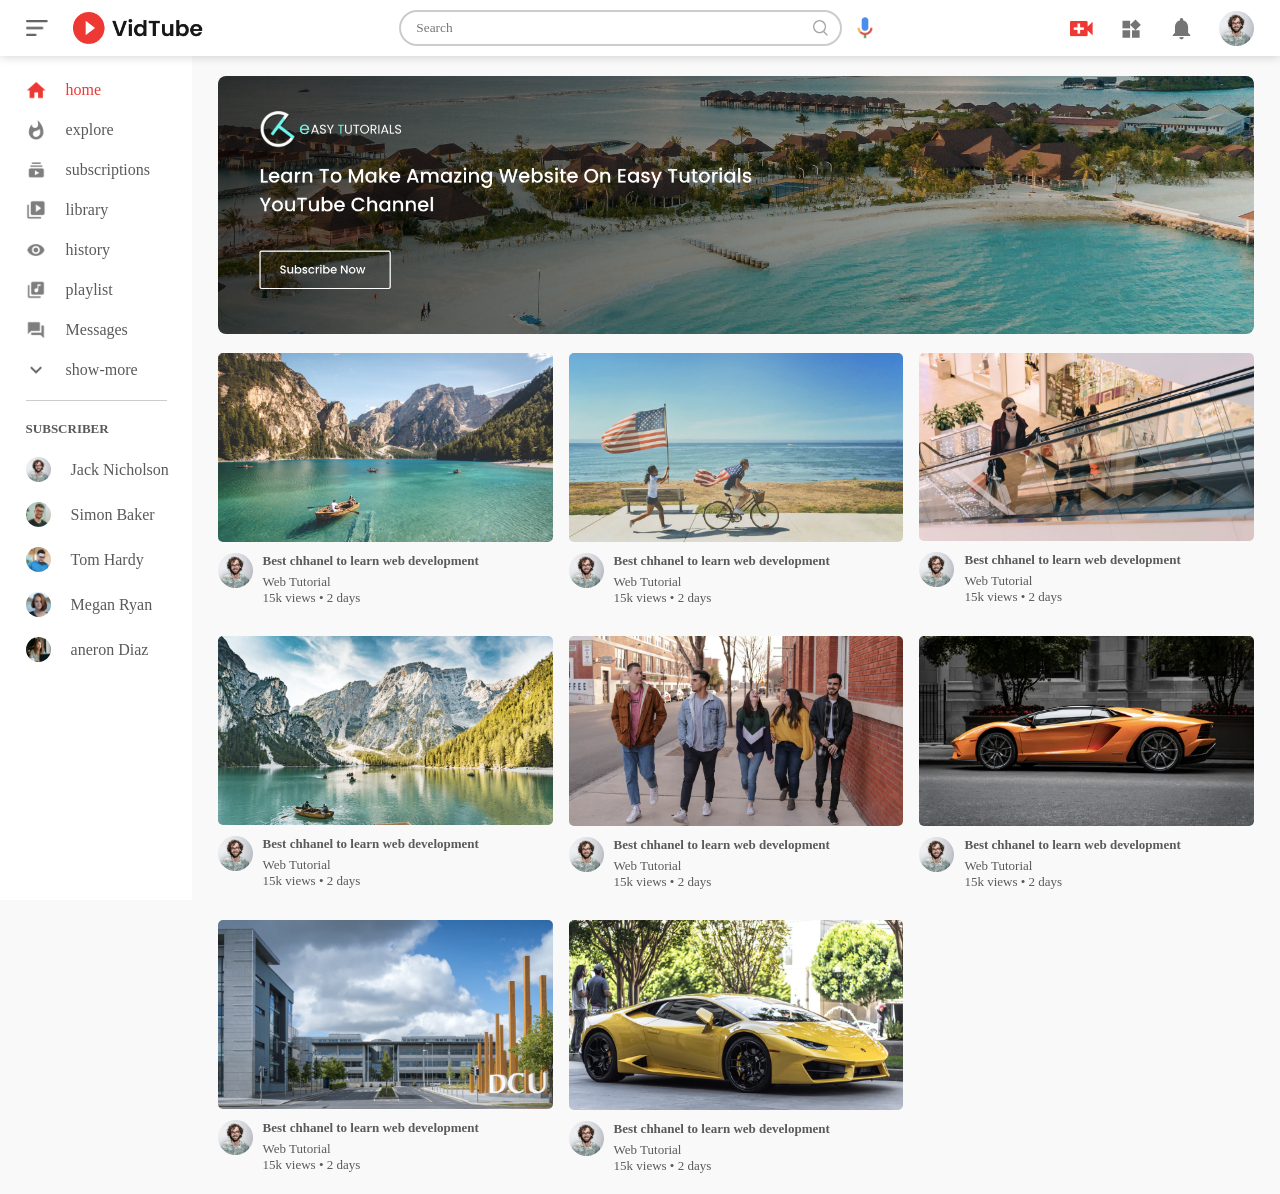
<file: index.html>
<!DOCTYPE html>
<html lang="en">
<head>
    <meta charset="UTF-8">
    <meta name="viewport" content="width=device-width, initial-scale=1.0">
    <title>MyTube</title>
    <link rel="stylesheet" href="style.css">
</head>
<body>
      <nav class="flex-div">
        <div class="nav-left flex-div">
            <img src="images/menu.png" class="menu-icon">
            <img src="images/logo.png" class="logo">
        </div>
        <div class="nav-middle flex-div"> 
            <div class="search-box flex-div">
                <input type="text" placeholder=" Search" >
                <img src="images/search.png">
            </div>
            <img src="images/voice-search.png" class="mic-icon">
        </div>
        <div class="nav-right flex-div">
            <img src="images/upload.png">
            <img src="images/more.png">
            <img src="images/notification.png">
            <img src="images/Jack.png" class="User-icon">
        </div>
      </nav>
      <!-------------- Sidebar --------->
      <div class="sidebar">
            <div class="shortcut-links">
                <a href=""><img src="images/home.png" ><p>home</p></a>
                <a href=""><img src="images/explore.png" ><p>explore</p></a>
                <a href=""><img src="images/subscriprion.png" ><p>subscriptions</p></a>
                <a href=""><img src="images/library.png" ><p>library</p></a>
                <a href=""><img src="images/history.png" ><p>history</p></a>
                <a href=""><img src="images/playlist.png" ><p>playlist</p></a>
                <a href=""><img src="images/messages.png" ><p>Messages</p></a>
                <a href=""><img src="images/show-more.png" ><p>show-more</p></a>
            </div>
            <hr>
            <div class="subscribed-list">
                <h3>SUBSCRIBER</h3>
                <a href=""><img src="images/Jack.png" ><p>Jack Nicholson</p></a>  
                <a href=""><img src="images/simon.png" ><p>Simon Baker</p></a>  
                <a href=""><img src="images/tom.png" ><p>Tom Hardy</p></a>  
                <a href=""><img src="images/megan.png" ><p>Megan Ryan</p></a>  
                <a href=""><img src="images/cameron.png" ><p>aneron Diaz</p></a>  
            </div>
      </div>

<!-- ----------- Main-------------- -->
<div class="container">
    <div class="banner">
        <img src="images/banner.png" >
    </div>

    <div class="list-container">
        <div class="vid-list">
            <a href="play-video.html"><img src="images/thumbnail1.png" class="thumbnail"></a>
            <div class="flex-div">
                <img src="images/Jack.png" >
                <div class="vid-info">
                    <a href="play-video.html">Best chhanel to learn web development</a>
                    <p>Web Tutorial</p>
                    <p>15k views &bull; 2 days</p>
                </div>
            </div>
        </div>
        <div class="vid-list">
            <a href=""><img src="images/thumbnail2.png" class="thumbnail"></a>
            <div class="flex-div">
                <img src="images/Jack.png" >
                <div class="vid-info">
                    <a href="">Best chhanel to learn web development</a>
                    <p>Web Tutorial</p>
                    <p>15k views &bull;  2 days</p>
                </div>
            </div>
        </div>
        <div class="vid-list">
            <a href=""><img src="images/thumbnail3.png" class="thumbnail"></a>
            <div class="flex-div">
                <img src="images/Jack.png" >
                <div class="vid-info">
                    <a href="">Best chhanel to learn web development</a>
                    <p>Web Tutorial</p>
                    <p>15k views &bull;  2 days</p>
                </div>
            </div>
        </div>
        <div class="vid-list">
            <a href=""><img src="images/thumbnail4.png" class="thumbnail"></a>
            <div class="flex-div">
                <img src="images/Jack.png" >
                <div class="vid-info">
                    <a href="">Best chhanel to learn web development</a>
                    <p>Web Tutorial</p>
                    <p>15k views &bull;  2 days</p>
                </div>
            </div>
        </div>
        <div class="vid-list">
            <a href=""><img src="images/thumbnail5.png" class="thumbnail"></a>
            <div class="flex-div">
                <img src="images/Jack.png" >
                <div class="vid-info">
                    <a href="">Best chhanel to learn web development</a>
                    <p>Web Tutorial</p>
                    <p>15k views &bull;  2 days</p>
                </div>
            </div>
        </div>
        <div class="vid-list">
            <a href=""><img src="images/thumbnail6.png" class="thumbnail"></a>
            <div class="flex-div">
                <img src="images/Jack.png" >
                <div class="vid-info">
                    <a href="">Best chhanel to learn web development</a>
                    <p>Web Tutorial</p>
                    <p>15k views &bull;  2 days</p>
                </div>
            </div>
        </div>
        <div class="vid-list">
            <a href=""><img src="images/thumbnail7.png" class="thumbnail"></a>
            <div class="flex-div">
                <img src="images/Jack.png" >
                <div class="vid-info">
                    <a href="">Best chhanel to learn web development</a>
                    <p>Web Tutorial</p>
                    <p>15k views &bull;  2 days</p>
                </div>
            </div>
        </div>
        <div class="vid-list">
            <a href=""><img src="images/thumbnail8.png" class="thumbnail"></a>
            <div class="flex-div">
                <img src="images/Jack.png" >
                <div class="vid-info">
                    <a href="">Best chhanel to learn web development</a>
                    <p>Web Tutorial</p>
                    <p>15k views &bull;  2 days</p>
                </div>
            </div>
        </div>
    </div>
</div>

<script src="script.js"></script>
</body>
</html>
</file>
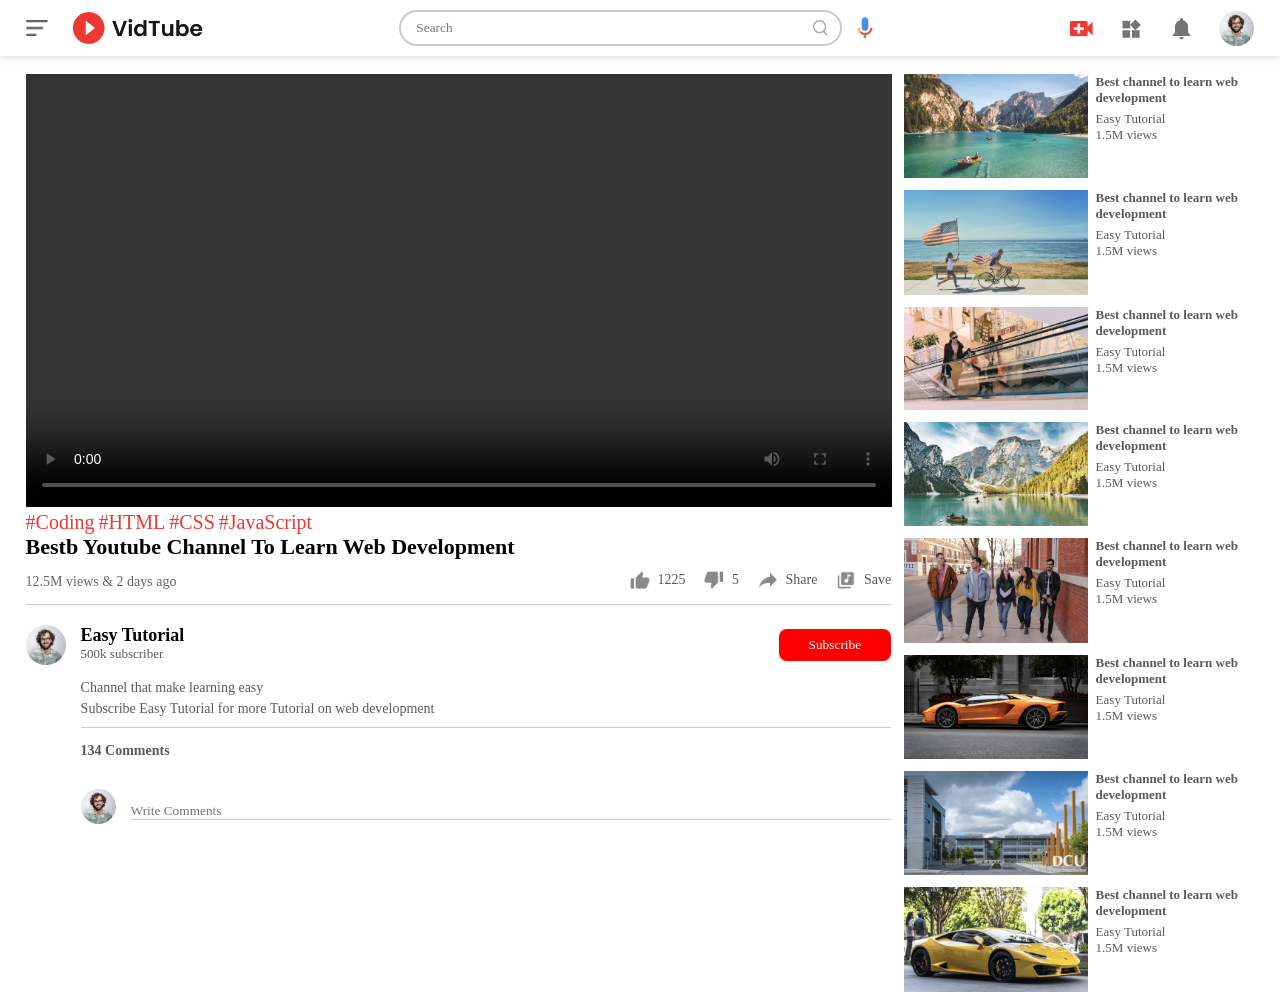
<file: play-video.html>
<!DOCTYPE html>
<html lang="en">
<head>
    <meta charset="UTF-8">
    <meta name="viewport" content="width=device-width, initial-scale=1.0">
    <title>Play Video</title>
    <link rel="stylesheet" href="style.css">
</head>
<body>
    <nav class="flex-div">
        <div class="nav-left flex-div">
            <img src="images/menu.png" class="menu-icon">
            <img src="images/logo.png" class="logo">
        </div>
        <div class="nav-middle flex-div"> 
            <div class="search-box flex-div">
                <input type="text" placeholder=" Search" >
                <img src="images/search.png">
            </div>
            <img src="images/voice-search.png" class="mic-icon">
        </div>
        <div class="nav-right flex-div">
            <img src="images/upload.png">
            <img src="images/more.png">
            <img src="images/notification.png">
            <img src="images/Jack.png" class="User-icon">
        </div>
      </nav>
<div class="contain play-container">
    <div class="row">
        <div class="play-video">
            <video controls autoplay>
                <source src="images/video.mp4" type="video/mp4">
            </video>
            <div class="tags">
                <a href="">#Coding</a> <a href="">#HTML</a> <a href="">#CSS</a>  <a href="">#JavaScript</a>
            </div>
            <h3>Bestb Youtube Channel To Learn Web Development</h3>
            <div class="play-video-info">
                <p>12.5M views & 2 days ago</p>
                <div>
                    <a href=""><img src="images/like.png" >1225</a>
                    <a href=""><img src="images/dislike.png" >5</a>
                    <a href=""><img src="images/share.png" >Share</a>
                    <a href=""><img src="images/save.png" >Save</a>
                </div>
            </div>
            <hr>
            <div class="publisher">
                <img src="images/Jack.png">
                <div>
                    <p>Easy Tutorial</p>
                    <span>500k subscriber</span>
                </div>
                <button type="button">Subscribe</button>
            </div>
            <div class="vid-description">
                <p>Channel that make learning easy</p>
                <p>Subscribe Easy Tutorial for more Tutorial on web development</p>
                <hr>
                <h4>134 Comments</h4>

                <div class="add-comments">
                    <img src="images/Jack.png">
                    <input type="text" placeholder="Write Comments">
                </div>
            </div>





        </div>
        <div class="right-sidebar">

            <div class="side-video-list">
                <a href="" class="small-thumbnail"><img src="images/thumbnail1.png"></a>
                <div class="vid-info">
                    <a href="">Best channel to learn web development</a>
                    <p>Easy Tutorial</p>
                    <p>1.5M views</p>
                </div>
            </div>
            <div class="side-video-list">
                <a href="" class="small-thumbnail"><img src="images/thumbnail2.png"></a>
                <div class="vid-info">
                    <a href="">Best channel to learn web development</a>
                    <p>Easy Tutorial</p>
                    <p>1.5M views</p>
                </div>
            </div>
            <div class="side-video-list">
                <a href="" class="small-thumbnail"><img src="images/thumbnail3.png"></a>
                <div class="vid-info">
                    <a href="">Best channel to learn web development</a>
                    <p>Easy Tutorial</p>
                    <p>1.5M views</p>
                </div>
            </div>
            <div class="side-video-list">
                <a href="" class="small-thumbnail"><img src="images/thumbnail4.png"></a>
                <div class="vid-info">
                    <a href="">Best channel to learn web development</a>
                    <p>Easy Tutorial</p>
                    <p>1.5M views</p>
                </div>
            </div>
            <div class="side-video-list">
                <a href="" class="small-thumbnail"><img src="images/thumbnail5.png"></a>
                <div class="vid-info">
                    <a href="">Best channel to learn web development</a>
                    <p>Easy Tutorial</p>
                    <p>1.5M views</p>
                </div>
            </div>
            <div class="side-video-list">
                <a href="" class="small-thumbnail"><img src="images/thumbnail6.png"></a>
                <div class="vid-info">
                    <a href="">Best channel to learn web development</a>
                    <p>Easy Tutorial</p>
                    <p>1.5M views</p>
                </div>
            </div>
            <div class="side-video-list">
                <a href="" class="small-thumbnail"><img src="images/thumbnail7.png"></a>
                <div class="vid-info">
                    <a href="">Best channel to learn web development</a>
                    <p>Easy Tutorial</p>
                    <p>1.5M views</p>
                </div>
            </div>
            <div class="side-video-list">
                <a href="" class="small-thumbnail"><img src="images/thumbnail8.png"></a>
                <div class="vid-info">
                    <a href="">Best channel to learn web development</a>
                    <p>Easy Tutorial</p>
                    <p>1.5M views</p>
                </div>
            </div>
        </div>
    </div>
</div>
</body>
</html>
</file>
<file: style.css>
* {
    margin: 0;
    padding: 0;
    font-family: 'poppins', 'sans-serif';
    box-sizing: border-box;
}

a {
    text-decoration: none;
    color: #5a5a5a;
}

img {
    cursor: pointer;
}

.flex-div {
    display: flex;
    align-items: center;
}

nav {
    padding: 10px 2%;
    justify-content: space-between;
    box-shadow: 0 0 10px rgba(0, 0, 0, .2);
    background-color: white;
    position: sticky;
    top: 0;
    z-index: 10;
}

.nav-right img {
    width: 25px;
    margin-right: 25px;
}

.nav-right .User-icon {
    width: 35px;
    border-radius: 50%;
    margin-right: 0;
}

.nav-left .menu-icon {
    width: 22px;
    margin-right: 25px;
}

.nav-left .logo {
    width: 130px;
}

.nav-middle .mic-icon {
    width: 16px;
}

.nav-middle .search-box {
    border: 2px solid#ccc;
    margin-right: 15px;
    padding: 8px 12px;
    border-radius: 25px;
}

.nav-middle .search-box input {
    width: 400px;
    border: 0;
    outline: 0;
    background: transparent;
}

.nav-middle .search-box img {
    width: 15px;
}

/* -------------- Sidebar --------------- */

.sidebar {
    background: white;
    width: 15%;
    height: 100vh;
    position: fixed;
    top: 0;
    padding-left: 2%;
    padding-top: 80px;
}

.shortcut-links a img {
    width: 20px;
    margin-right: 20px;
}

.shortcut-links a {
    display: flex;
    align-items: center;
    margin-bottom: 20px;
    width: fit-content;
    flex-wrap: wrap;
}

.shortcut-links a:first-child {
    color: #ed3833;
}

.sidebar hr {
    border: 0;
    height: 1px;
    background: #ccc;
    width: 85%;
}

.subscribed-list h3 {
    font-size: 13px;
    margin: 20px 0;
    color: #5a5a5a;
}

.subscribed-list a {
    display: flex;
    align-items: center;
    margin-bottom: 20px;
    width: fit-content;
    flex-wrap: wrap;
}

.subscribed-list a img {
    width: 25px;
    border-radius: 50%;
    margin-right: 20px;
}

.small-sidebar {
    width: 4%;
}

.small-sidebar a p {
    display: none;
}

.small-sidebar h3 {
    display: none;
}

.small-sidebar hr {
    width: 50%;
    margin-bottom: 25px;
}

/* --------------- Main ----------- */

.container {
    background: #f9f9f9;
    padding-left: 17%;
    padding-right: 2%;
    padding-top: 20px;
    padding-bottom: 20px;
}

.large-container {
    padding: 5%;
}


.banner {
    width: 100%;
}

.banner img {
    width: 100%;
    border-radius: 8px;
}

.list-container {
    display: grid;
    grid-template-columns: repeat(auto-fit, minmax(250px, 1fr));
    grid-column-gap: 16px;
    grid-row-gap: 30px;
    margin-top: 15px;
}

.vid-list .thumbnail {
    width: 100%;
    border-radius: 5px;
}

.vid-list .flex-div {
    align-items: flex-start;
    margin-top: 7px;
}

.vid-list .flex-div img {
    width: 35px;
    margin-right: 10px;
    border-radius: 50%;
}

.vid-info {
    color: #5a5a5a;
    font-size: 13px;
}

.vid-info a {
    color: 000;
    font-weight: 600;
    display: block;
    margin-bottom: 5px;
}

@media(max-width: 990px) {
    .menu-icon {
        display: none;
    }

    .sidebar {
        display: none;
    }

    .container,
    .large-container {
        padding-left: 5%;
        padding-right: 5%;
    }

    .nav-right img {
        display: none;
    }

    .nav-right .User-icon {
        display: block;
        width: 30px;
    }

    .nav-middle .search-box input {
        width: 100px;
    }

    .nav-middle .mic-icon {
        display: none;
    }

    .logo {
        width: 90px;
    }
}

/* --------------------- Play video page ----------------- */

.play-container {
    padding-left: 2%;
    margin-top: 18px;
}

.row {
    display: flex;
    justify-content: space-between;
    flex-wrap: wrap;
}

.play-video {
    flex-basis: 69%;
}

.right-sidebar {
    flex-basis: 30%;
}

.play-video video {
    width: 100%;
}

.side-video-list {
    display: flex;
    justify-content: space-between;
    margin-bottom: 8px;
}

.side-video-list img {
    width: 100%;
}

.side-video-list .small-thumbnail {
    flex-basis: 49%;
}

.side-video-list .vid-info {
    flex-basis: 49%;
}

.play-video .tags a {
    color: #ed3833;
    font-size: 20px;
}

.play-video h3 {
    font-weight: 600;
    font-size: 22px;
}

.play-video .play-video-info {
    display: flex;
    align-items: center;
    justify-content: space-between;
    flex-wrap: wrap;
    margin-top: 10px;
    font-size: 14px;
    color: rgb(103, 102, 102);
}

.play-video .play-video-info a img {
    width: 20px;
    margin-right: 8px;
}

.play-video .play-video-info a {
    display: inline-flex;
    align-items: center;
    margin-left: 15px;
}

.play-video hr {
    border: 0;
    height: 1px;
    background: #ccc;
    margin: 10px 0;
}

.publisher {
    display: flex;
    align-items: center;
    margin-top: 20px;
}

.publisher div {
    flex: 1;
    line-height: 18px;
}

.publisher img {
    width: 40px;
    border-radius: 50%;
    margin-right: 15px;
}

.publisher div p {
    color: black;
    font-weight: 600;
    font-size: 18px;
}

.publisher div span {
    font-size: 13px;
    color: #5a5a5a;
}

.publisher button{
    background: red;
    color: #fff;
    padding: 8px 30px;
    border: 0;
    outline: 0;
    border-radius: 8px;
    cursor: pointer;
}

.vid-description{
    padding-left: 55px;
    margin: 15px 0;
}

.vid-description p{
    font-size: 14px;
    margin-bottom: 5px;
    color: #5a5a5a;
}

.vid-description h4{
    font-size: 14px;
    margin-top: 15px;
    color: #5a5a5a;
}

.add-comments{
    display: flex;
    align-items: center;
    margin: 30px 0;
}

.add-comments img{
    width: 35px;
    border-radius: 50%;
    margin-right: 15px;
}

.add-comments input{
    border: 0;
    outline: 0;
    border-bottom: 1px solid #ccc;
    width: 100%;
    padding-top:10px;
}
</file>
